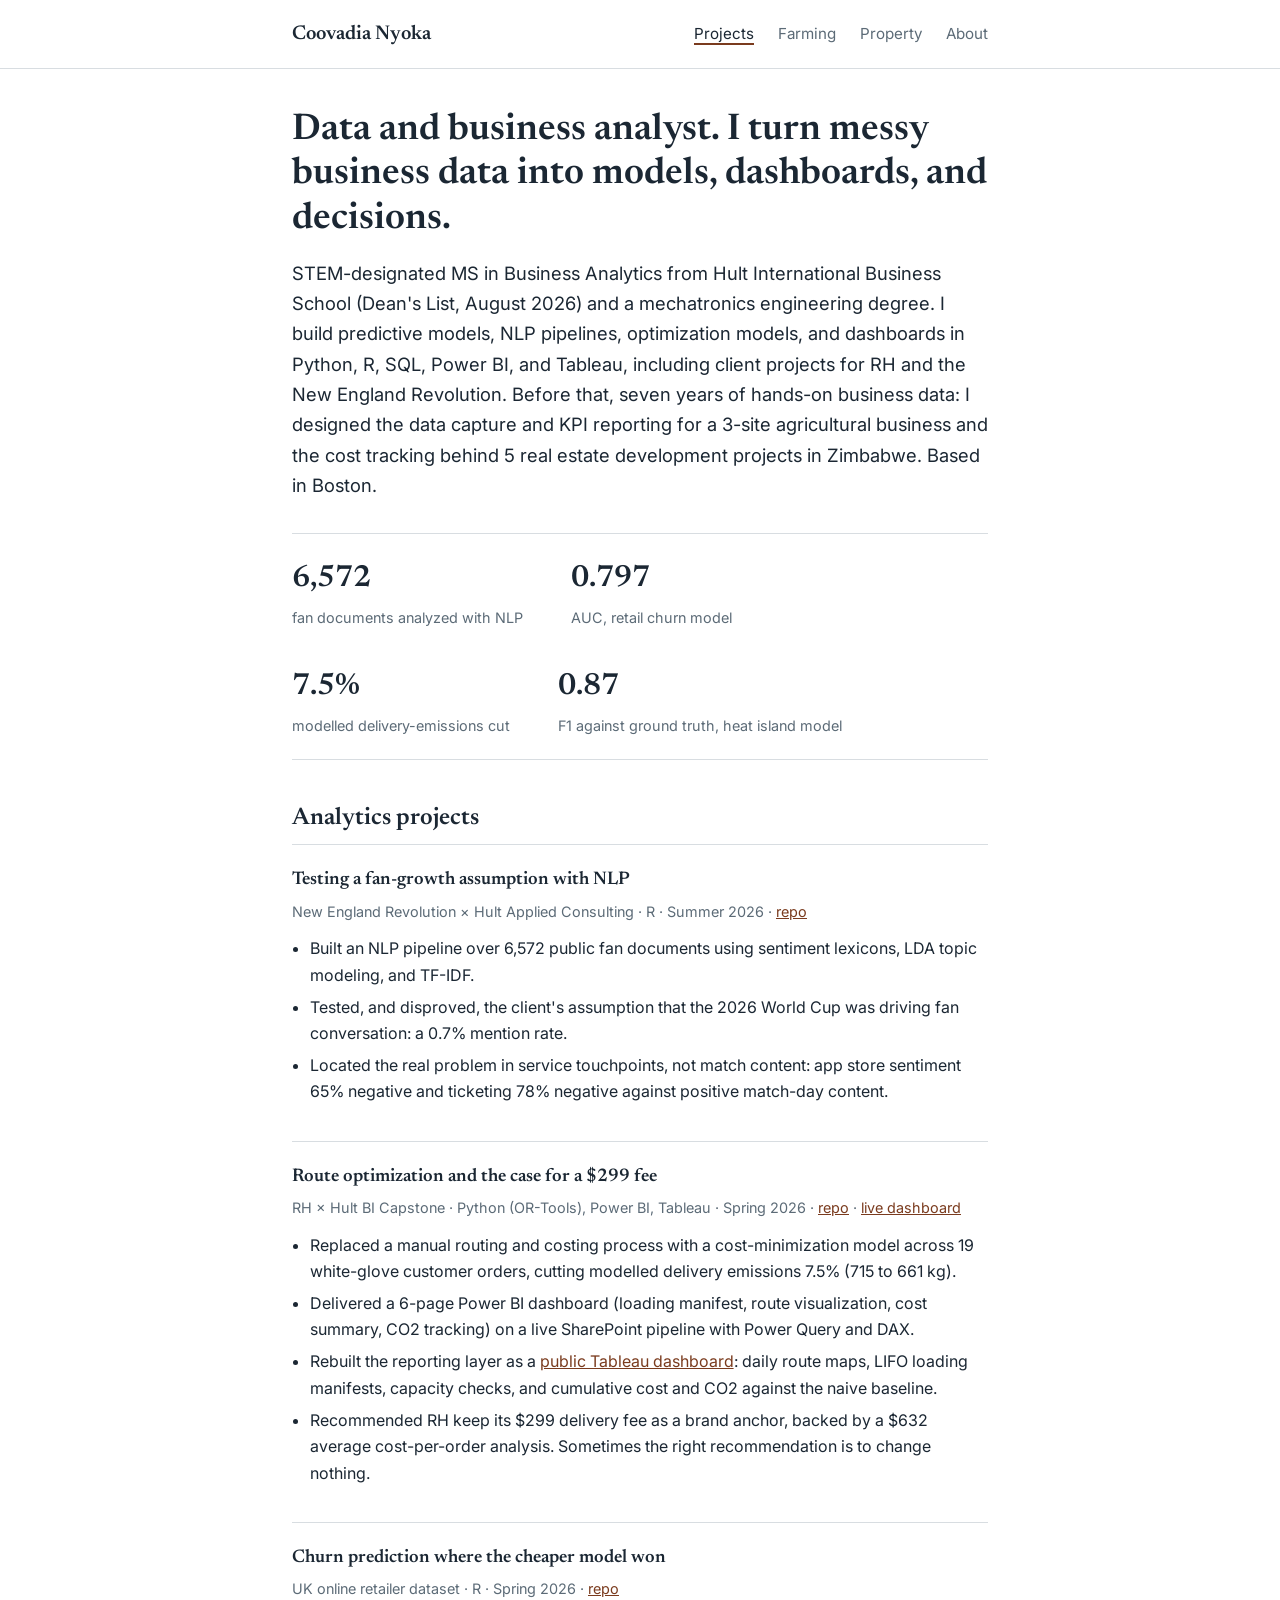
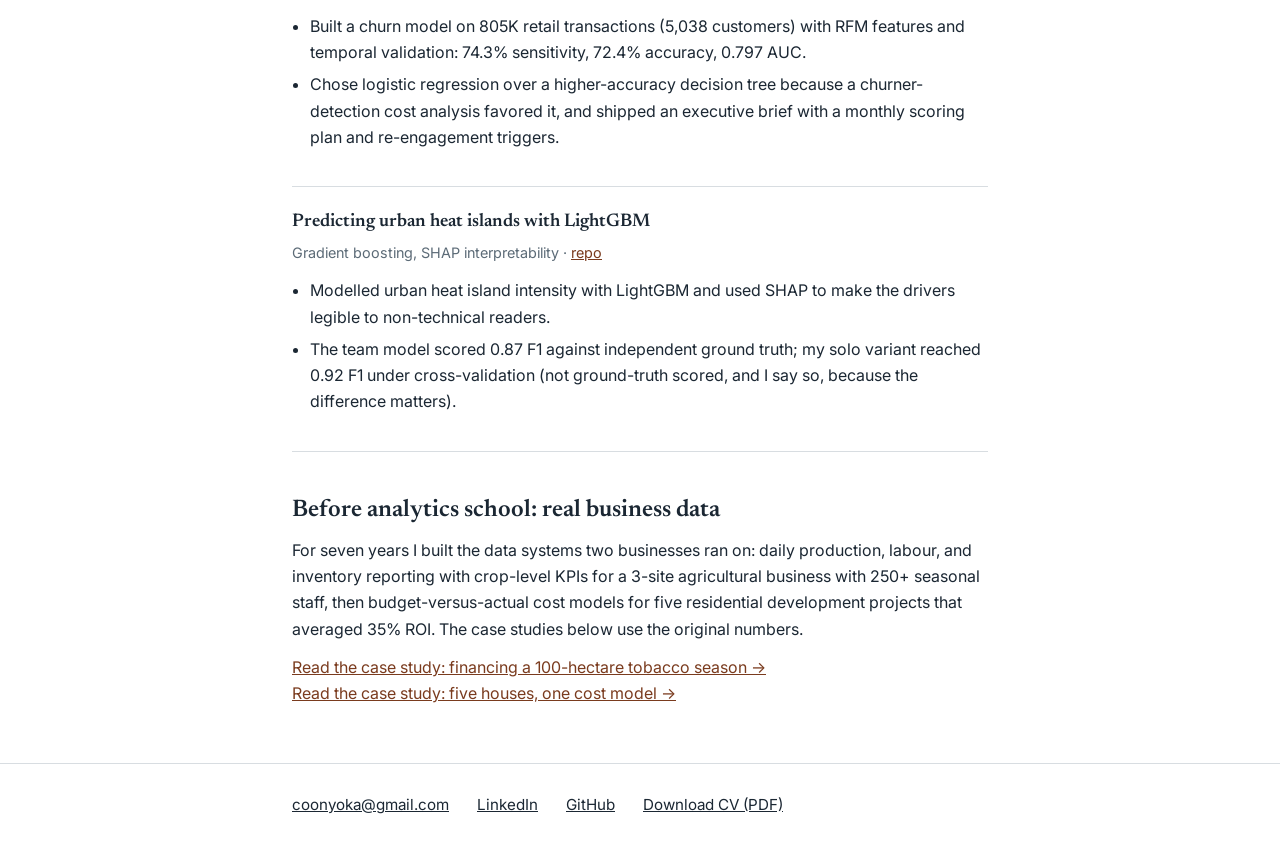
<file: index.html>
<!DOCTYPE html>
<html lang="en">
<head>
<meta charset="utf-8">
<meta name="viewport" content="width=device-width, initial-scale=1">
<title>Coovadia Nyoka | Data and Business Analyst</title>
<meta name="description" content="Data and business analyst in Boston. Predictive models, NLP, optimization, and dashboards in Python, R, SQL, Power BI, and Tableau, with seven years of hands-on business data behind them.">
<meta property="og:title" content="Coovadia Nyoka | Business &amp; Data Analyst">
<meta property="og:description" content="Analytics projects in NLP, churn prediction, route optimization, and machine learning, plus two case studies built on real business data.">
<meta property="og:image" content="https://cnyoka.github.io/assets/img/og-card.jpg">
<meta property="og:url" content="https://cnyoka.github.io">
<meta property="og:type" content="website">
<meta name="twitter:card" content="summary_large_image">
<link rel="preconnect" href="https://fonts.googleapis.com">
<link href="https://fonts.googleapis.com/css2?family=Newsreader:wght@400;600&family=Inter:wght@400;500;600&display=swap" rel="stylesheet">
<link rel="stylesheet" href="style.css">
</head>
<body>
<header class="site">
  <div class="wrap">
    <a class="site-name" href="index.html">Coovadia Nyoka</a>
    <nav class="site-nav" aria-label="Site">
      <a href="index.html" aria-current="page">Projects</a>
      <a href="weird-leaf.html">Farming</a>
      <a href="thinnoff.html">Property</a>
      <a href="about.html">About</a>
    </nav>
  </div>
</header>

<main class="wrap">
  <h1>Data and business analyst. I turn messy business data into models, dashboards, and decisions.</h1>
  <p class="lede">STEM-designated MS in Business Analytics from Hult International Business School (Dean's List, August 2026) and a mechatronics engineering degree. I build predictive models, NLP pipelines, optimization models, and dashboards in Python, R, SQL, Power BI, and Tableau, including client projects for RH and the New England Revolution. Before that, seven years of hands-on business data: I designed the data capture and KPI reporting for a 3-site agricultural business and the cost tracking behind 5 real estate development projects in Zimbabwe. Based in Boston.</p>

  <div class="figures" aria-label="Selected figures">
    <div class="figure"><b>6,572</b><span>fan documents analyzed with NLP</span></div>
    <div class="figure"><b>0.797</b><span>AUC, retail churn model</span></div>
    <div class="figure"><b>7.5%</b><span>modelled delivery-emissions cut</span></div>
    <div class="figure"><b>0.87</b><span>F1 against ground truth, heat island model</span></div>
  </div>

  <h2>Analytics projects</h2>

  <article class="project">
    <h3>Testing a fan-growth assumption with NLP</h3>
    <p class="meta">New England Revolution × Hult Applied Consulting · R · Summer 2026 · <a href="https://github.com/cnyoka/revolution-nlp-analysis">repo</a></p>
    <ul>
      <li>Built an NLP pipeline over 6,572 public fan documents using sentiment lexicons, LDA topic modeling, and TF-IDF.</li>
      <li>Tested, and disproved, the client's assumption that the 2026 World Cup was driving fan conversation: a 0.7% mention rate.</li>
      <li>Located the real problem in service touchpoints, not match content: app store sentiment 65% negative and ticketing 78% negative against positive match-day content.</li>
    </ul>
  </article>

  <article class="project">
    <h3>Route optimization and the case for a $299 fee</h3>
    <p class="meta">RH × Hult BI Capstone · Python (OR-Tools), Power BI, Tableau · Spring 2026 · <a href="https://github.com/cnyoka/rh-delivery-optimization">repo</a> · <a href="https://public.tableau.com/app/profile/coovadia.nyoka3394/viz/RHWhiteGloveDeliveryOptimization/DailyOperations">live dashboard</a></p>
    <ul>
      <li>Replaced a manual routing and costing process with a cost-minimization model across 19 white-glove customer orders, cutting modelled delivery emissions 7.5% (715 to 661 kg).</li>
      <li>Delivered a 6-page Power BI dashboard (loading manifest, route visualization, cost summary, CO2 tracking) on a live SharePoint pipeline with Power Query and DAX.</li>
      <li>Rebuilt the reporting layer as a <a href="https://public.tableau.com/app/profile/coovadia.nyoka3394/viz/RHWhiteGloveDeliveryOptimization/DailyOperations">public Tableau dashboard</a>: daily route maps, LIFO loading manifests, capacity checks, and cumulative cost and CO2 against the naive baseline.</li>
      <li>Recommended RH keep its $299 delivery fee as a brand anchor, backed by a $632 average cost-per-order analysis. Sometimes the right recommendation is to change nothing.</li>
    </ul>
  </article>

  <article class="project">
    <h3>Churn prediction where the cheaper model won</h3>
    <p class="meta">UK online retailer dataset · R · Spring 2026 · <a href="https://github.com/cnyoka/churn-prediction-r">repo</a></p>
    <ul>
      <li>Built a churn model on 805K retail transactions (5,038 customers) with RFM features and temporal validation: 74.3% sensitivity, 72.4% accuracy, 0.797 AUC.</li>
      <li>Chose logistic regression over a higher-accuracy decision tree because a churner-detection cost analysis favored it, and shipped an executive brief with a monthly scoring plan and re-engagement triggers.</li>
    </ul>
  </article>

  <article class="project">
    <h3>Predicting urban heat islands with LightGBM</h3>
    <p class="meta">Gradient boosting, SHAP interpretability · <a href="https://github.com/cnyoka/uhi-sentinel2-prediction">repo</a></p>
    <ul>
      <li>Modelled urban heat island intensity with LightGBM and used SHAP to make the drivers legible to non-technical readers.</li>
      <li>The team model scored 0.87 F1 against independent ground truth; my solo variant reached 0.92 F1 under cross-validation (not ground-truth scored, and I say so, because the difference matters).</li>
    </ul>
  </article>

  <h2>Before analytics school: real business data</h2>
  <p>For seven years I built the data systems two businesses ran on: daily production, labour, and inventory reporting with crop-level KPIs for a 3-site agricultural business with 250+ seasonal staff, then budget-versus-actual cost models for five residential development projects that averaged 35% ROI. The case studies below use the original numbers.</p>
  <p><a href="weird-leaf.html">Read the case study: financing a 100-hectare tobacco season →</a><br><a href="thinnoff.html">Read the case study: five houses, one cost model →</a></p>
</main>

<footer class="site">
  <div class="wrap">
    <a href="mailto:coonyoka@gmail.com">coonyoka@gmail.com</a>
    <a href="https://www.linkedin.com/in/coovadia-nyoka">LinkedIn</a>
    <a href="https://github.com/cnyoka">GitHub</a>
    <a href="assets/Coovadia_Nyoka_CV.pdf">Download CV (PDF)</a>
  </div>
</footer>
</body>
</html>
</file>
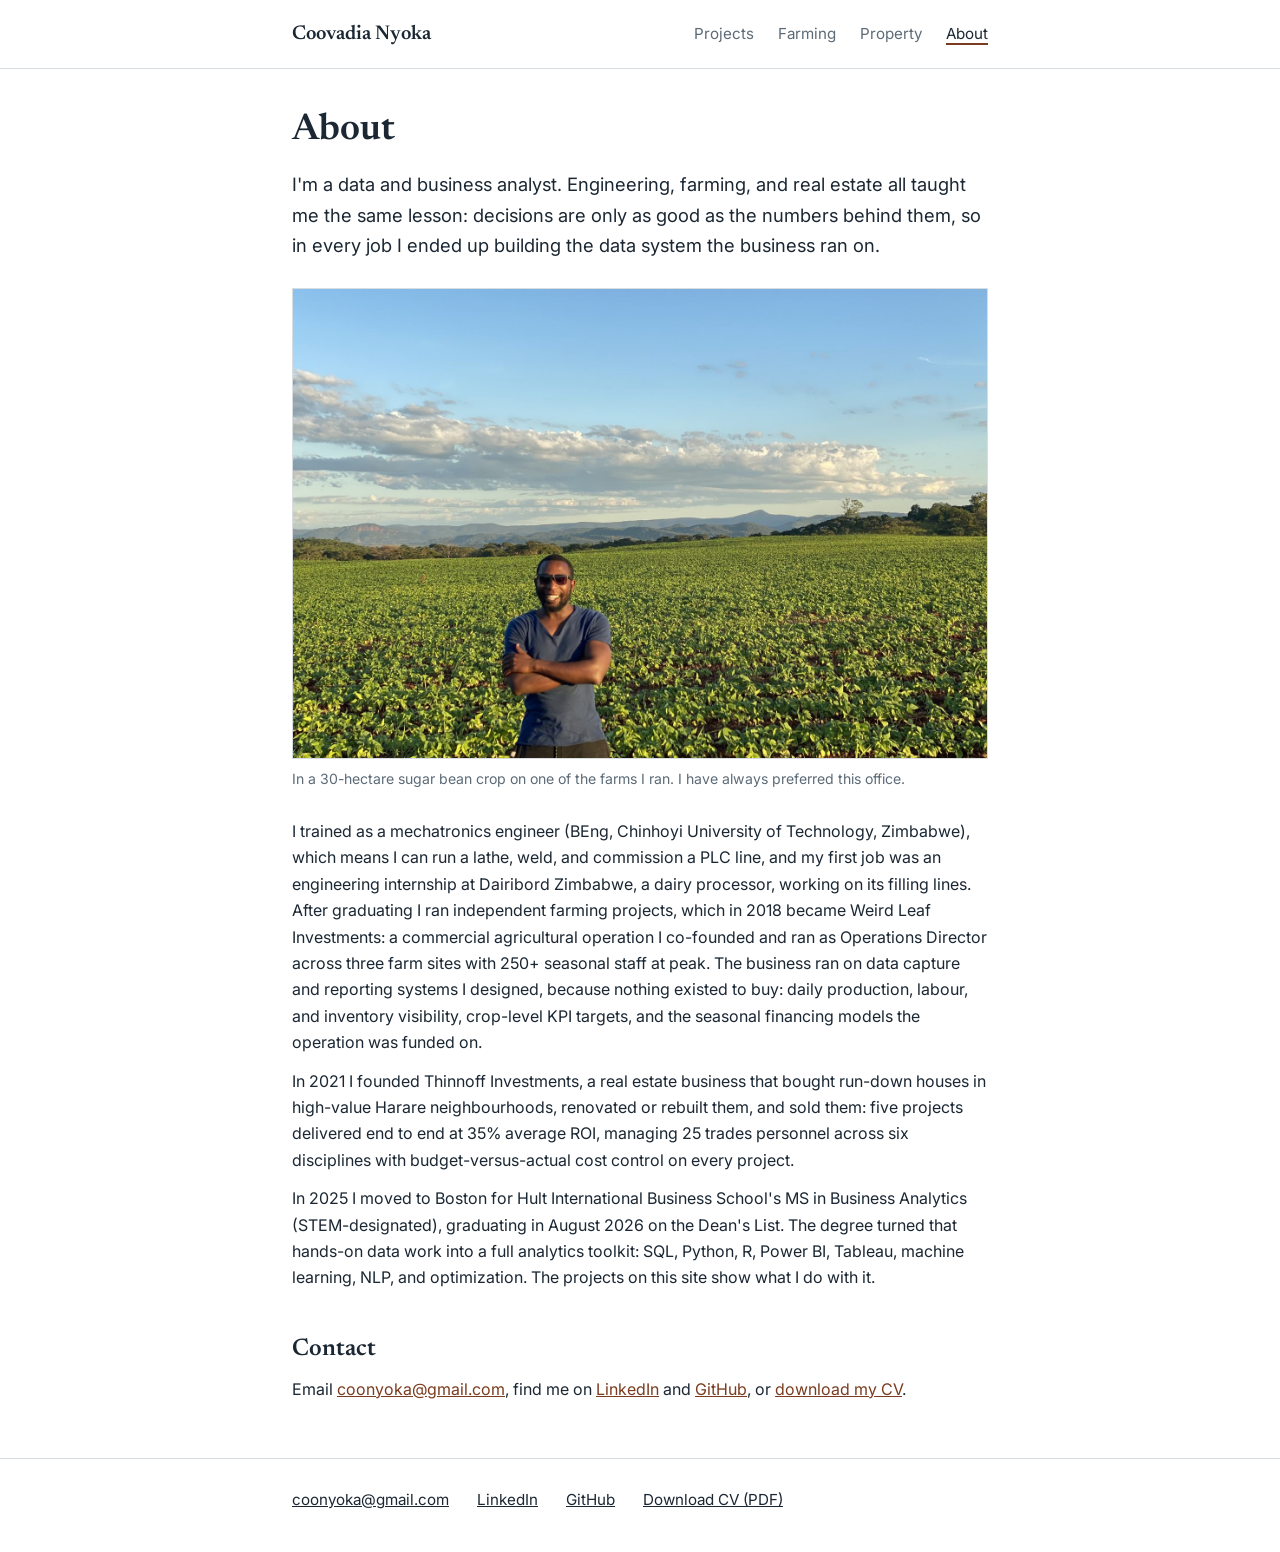
<file: about.html>
<!DOCTYPE html>
<html lang="en">
<head>
<meta charset="utf-8">
<meta name="viewport" content="width=device-width, initial-scale=1">
<title>About | Coovadia Nyoka</title>
<meta name="description" content="Data and business analyst in Boston with an MS in Business Analytics, a mechatronics engineering degree, and seven years of hands-on business data from agriculture and real estate in Zimbabwe.">
<link rel="preconnect" href="https://fonts.googleapis.com">
<link href="https://fonts.googleapis.com/css2?family=Newsreader:wght@400;600&family=Inter:wght@400;500;600&display=swap" rel="stylesheet">
<link rel="stylesheet" href="style.css">
</head>
<body>
<header class="site">
  <div class="wrap">
    <a class="site-name" href="index.html">Coovadia Nyoka</a>
    <nav class="site-nav" aria-label="Site">
      <a href="index.html">Projects</a>
      <a href="weird-leaf.html">Farming</a>
      <a href="thinnoff.html">Property</a>
      <a href="about.html" aria-current="page">About</a>
    </nav>
  </div>
</header>

<main class="wrap">
  <h1>About</h1>

  <p class="lede">I'm a data and business analyst. Engineering, farming, and real estate all taught me the same lesson: decisions are only as good as the numbers behind them, so in every job I ended up building the data system the business ran on.</p>

  <figure class="photo">
    <img src="assets/img/about-coovadia.jpg" alt="Coovadia Nyoka standing with arms crossed in a green sugar bean field, smiling, with mountains in the background at golden hour." loading="eager">
    <figcaption>In a 30-hectare sugar bean crop on one of the farms I ran. I have always preferred this office.</figcaption>
  </figure>

  <p>I trained as a mechatronics engineer (BEng, Chinhoyi University of Technology, Zimbabwe), which means I can run a lathe, weld, and commission a PLC line, and my first job was an engineering internship at Dairibord Zimbabwe, a dairy processor, working on its filling lines. After graduating I ran independent farming projects, which in 2018 became Weird Leaf Investments: a commercial agricultural operation I co-founded and ran as Operations Director across three farm sites with 250+ seasonal staff at peak. The business ran on data capture and reporting systems I designed, because nothing existed to buy: daily production, labour, and inventory visibility, crop-level KPI targets, and the seasonal financing models the operation was funded on.</p>

  <p>In 2021 I founded Thinnoff Investments, a real estate business that bought run-down houses in high-value Harare neighbourhoods, renovated or rebuilt them, and sold them: five projects delivered end to end at 35% average ROI, managing 25 trades personnel across six disciplines with budget-versus-actual cost control on every project.</p>

  <p>In 2025 I moved to Boston for Hult International Business School's MS in Business Analytics (STEM-designated), graduating in August 2026 on the Dean's List. The degree turned that hands-on data work into a full analytics toolkit: SQL, Python, R, Power BI, Tableau, machine learning, NLP, and optimization. The projects on this site show what I do with it.</p>


  <h2>Contact</h2>
  <p>Email <a href="mailto:coonyoka@gmail.com">coonyoka@gmail.com</a>, find me on <a href="https://www.linkedin.com/in/coovadia-nyoka">LinkedIn</a> and <a href="https://github.com/cnyoka">GitHub</a>, or <a href="assets/Coovadia_Nyoka_CV.pdf">download my CV</a>.</p>
</main>

<footer class="site">
  <div class="wrap">
    <a href="mailto:coonyoka@gmail.com">coonyoka@gmail.com</a>
    <a href="https://www.linkedin.com/in/coovadia-nyoka">LinkedIn</a>
    <a href="https://github.com/cnyoka">GitHub</a>
    <a href="assets/Coovadia_Nyoka_CV.pdf">Download CV (PDF)</a>
  </div>
</footer>
</body>
</html>
</file>
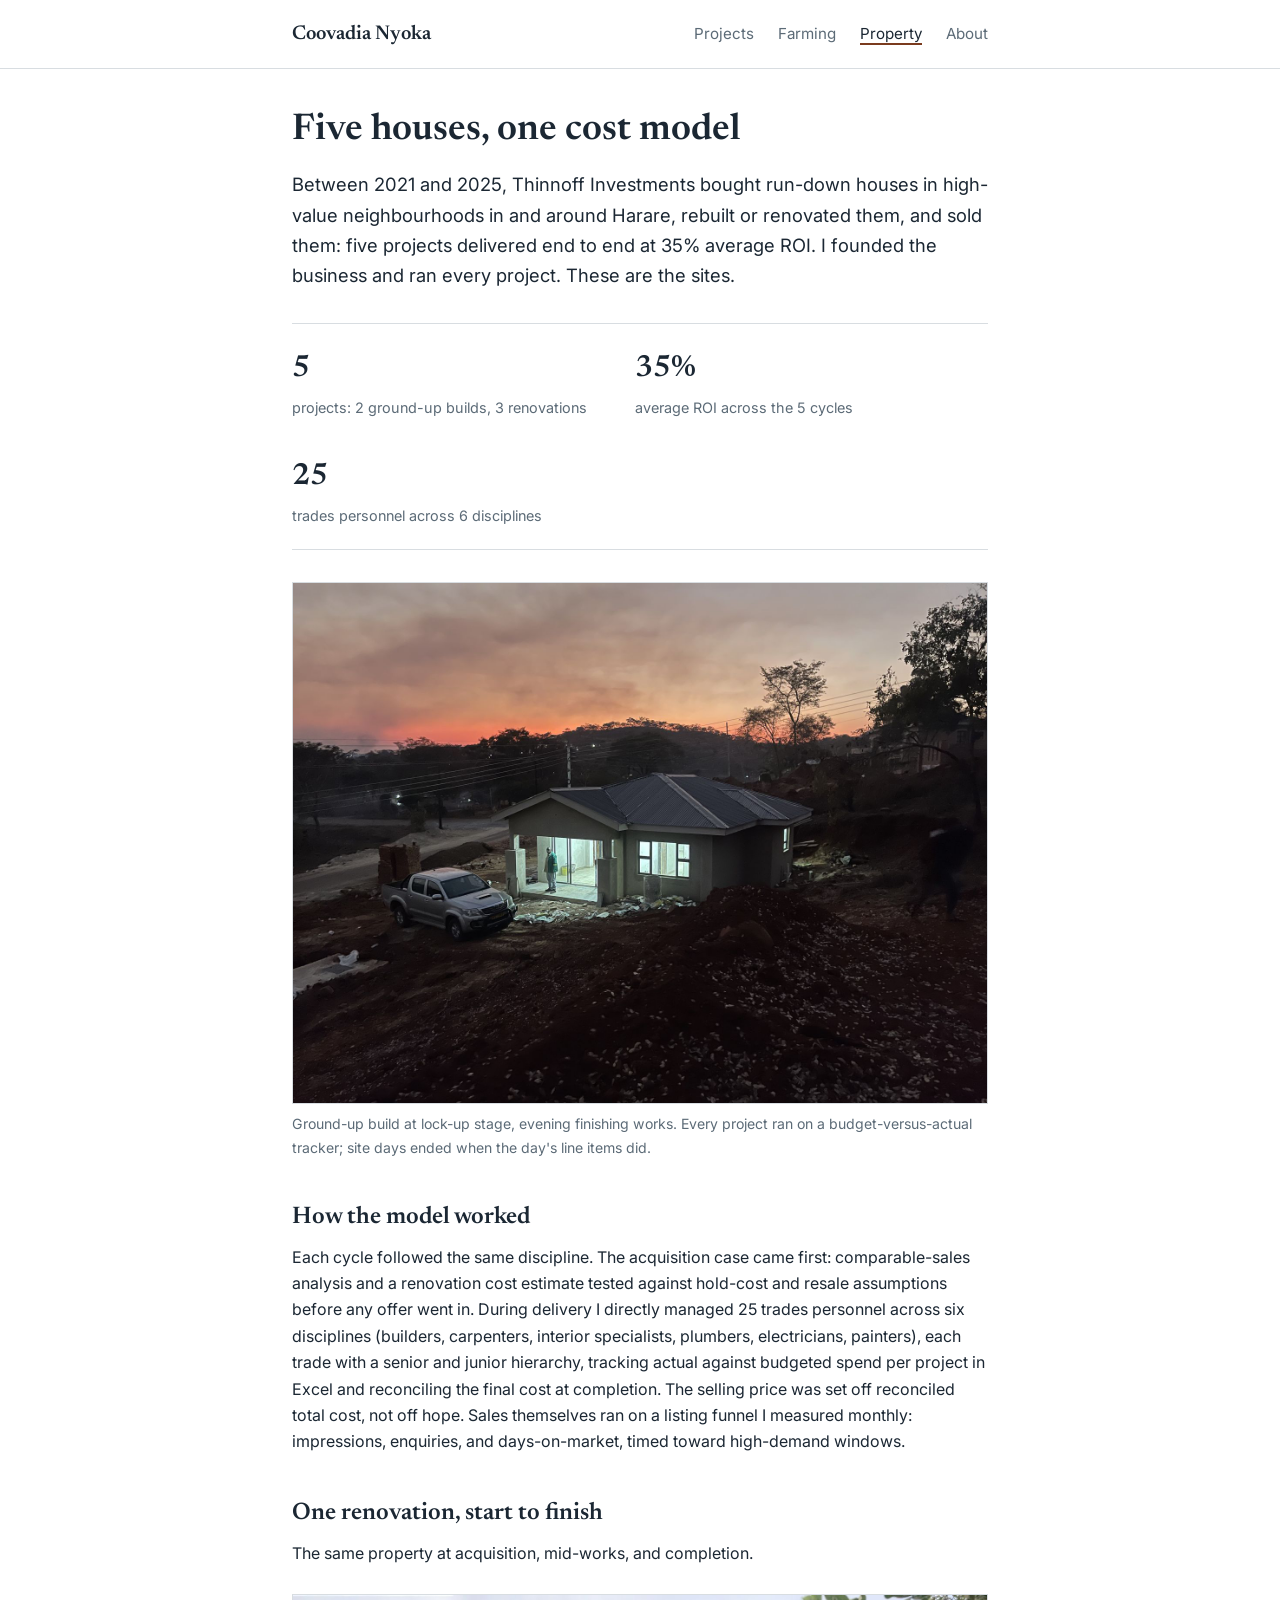
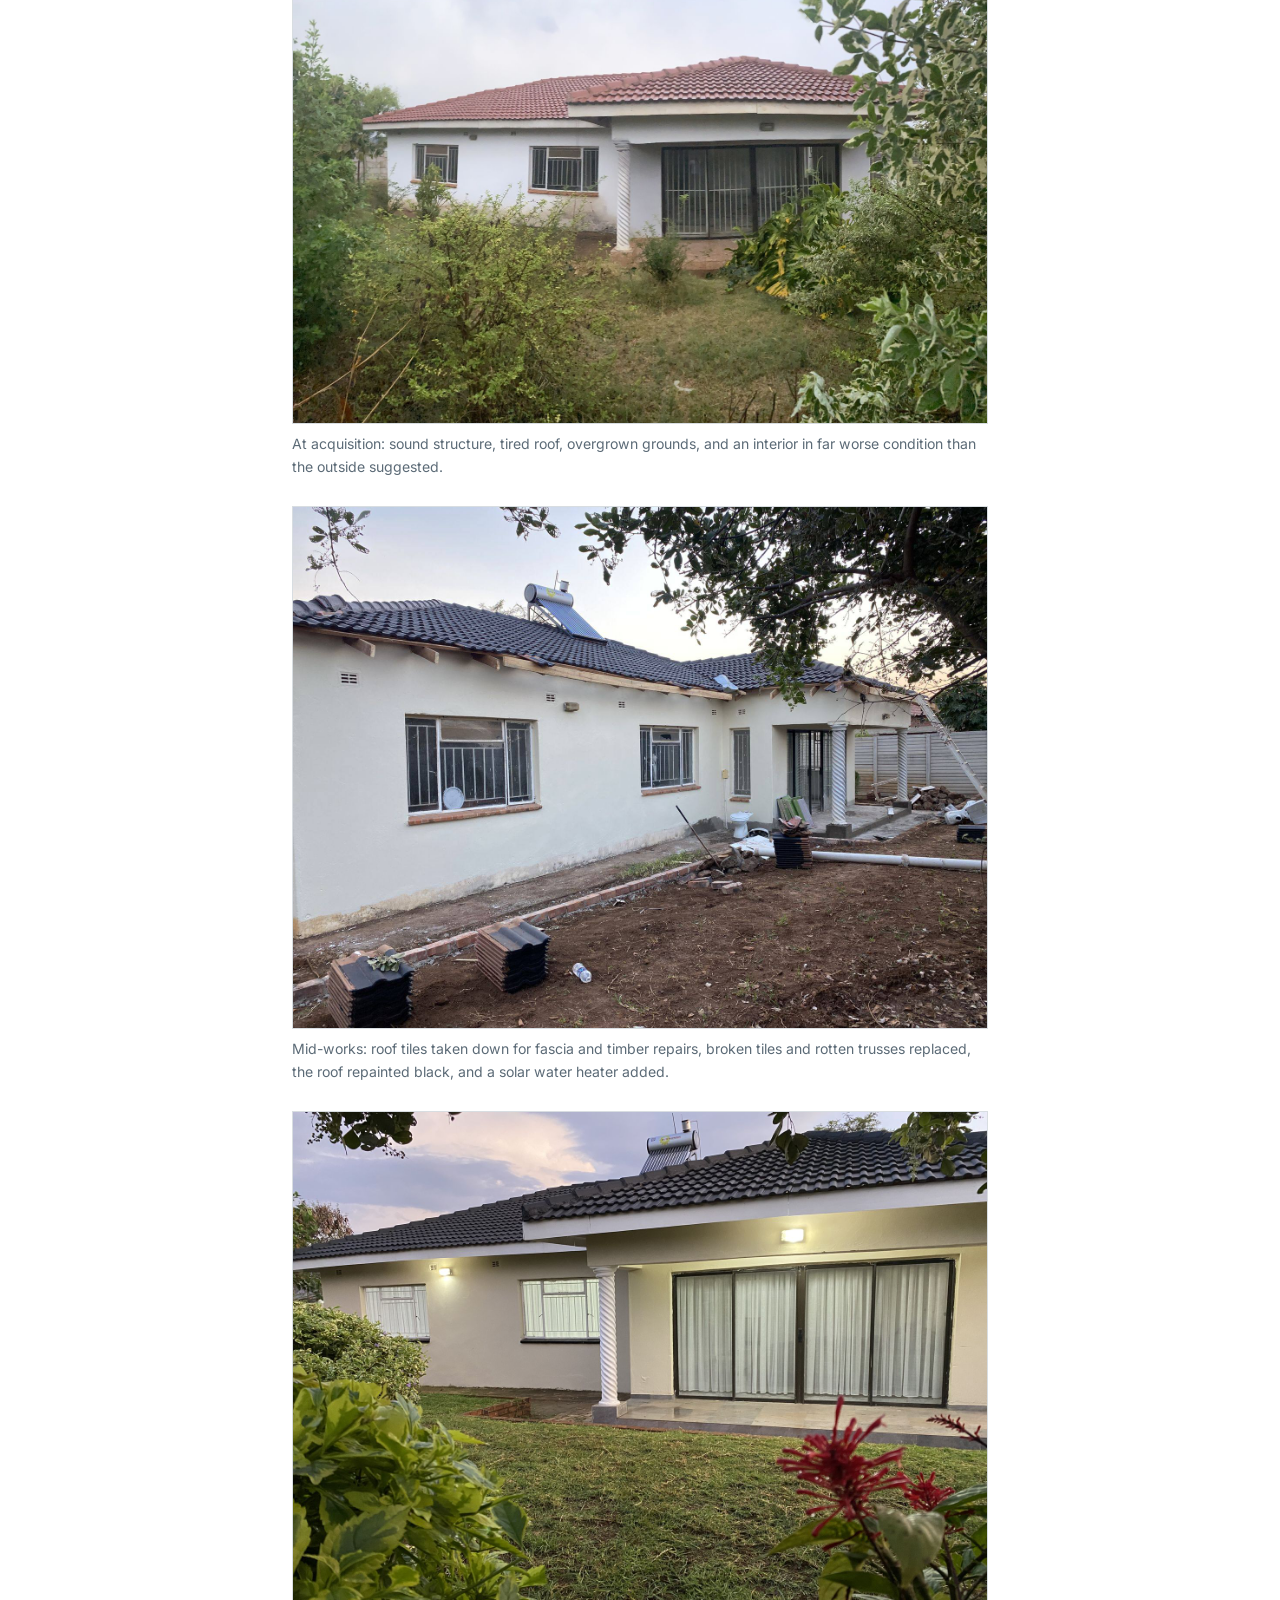
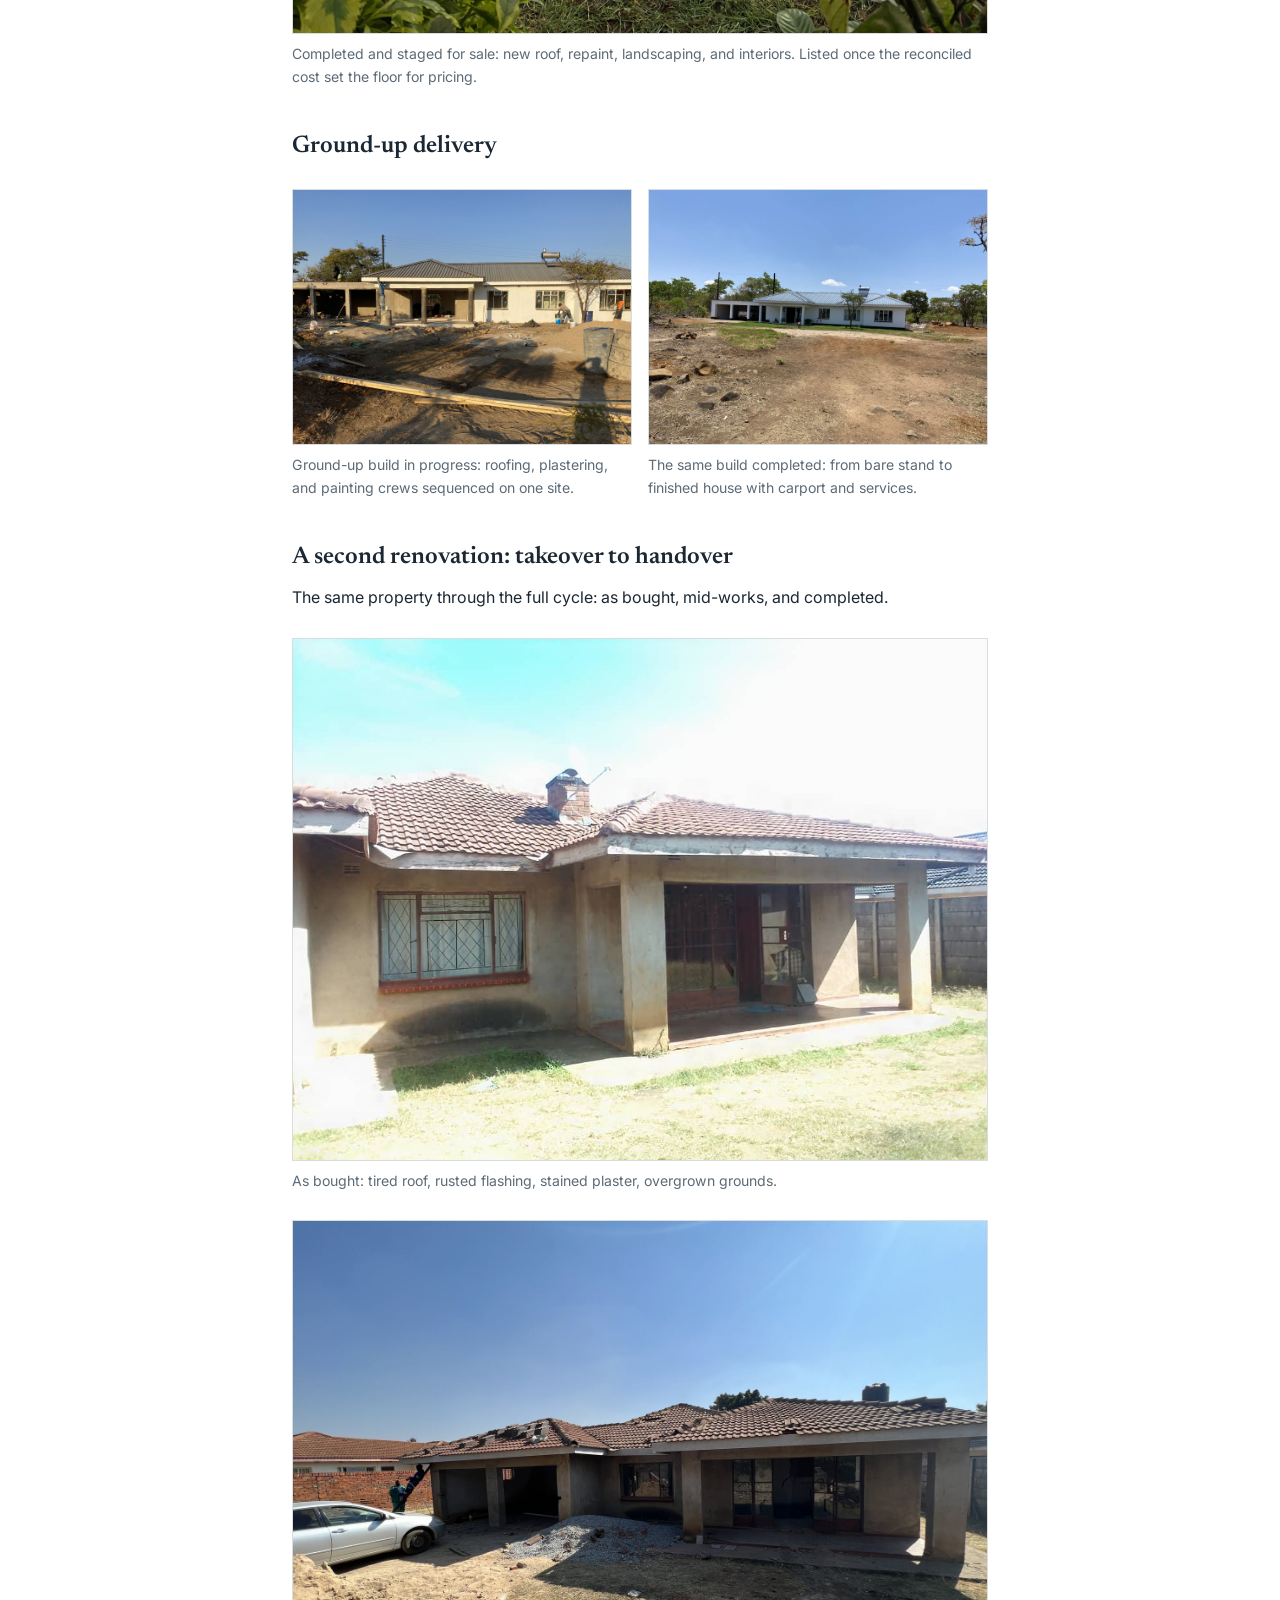
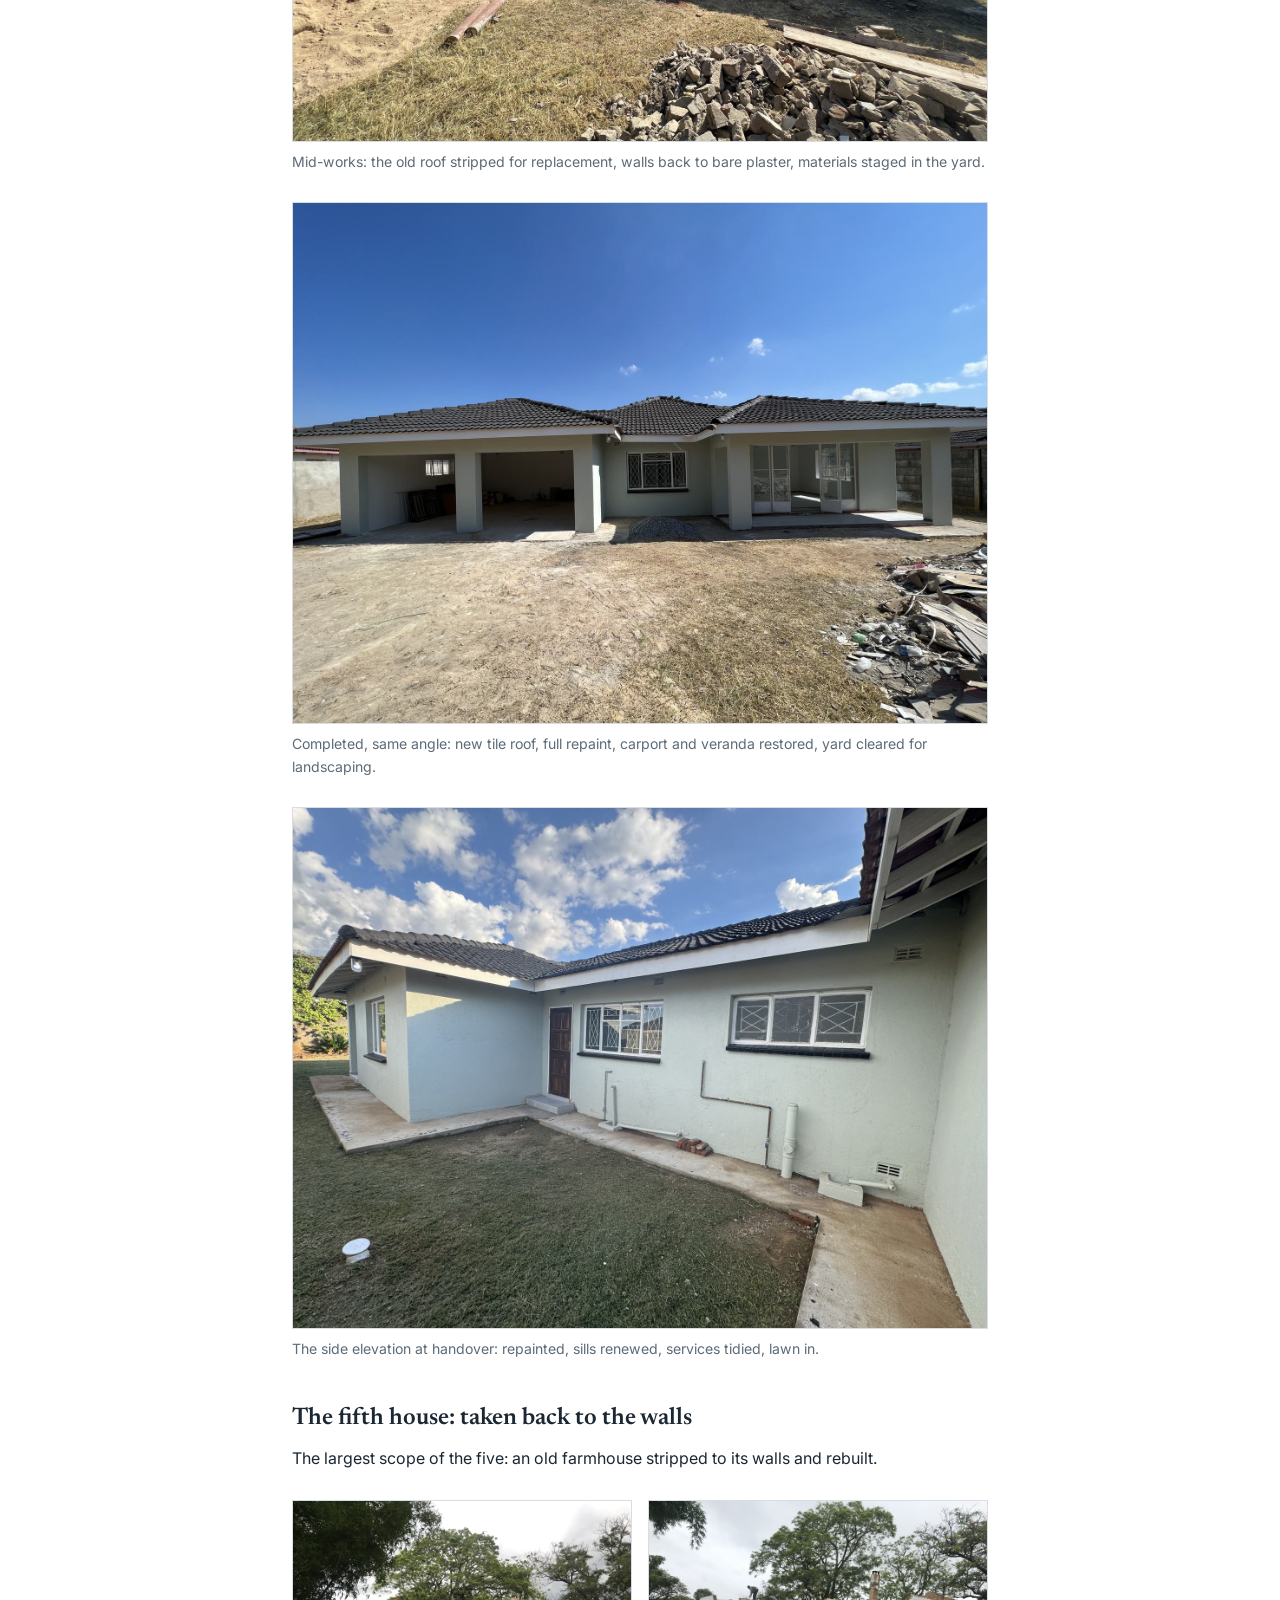
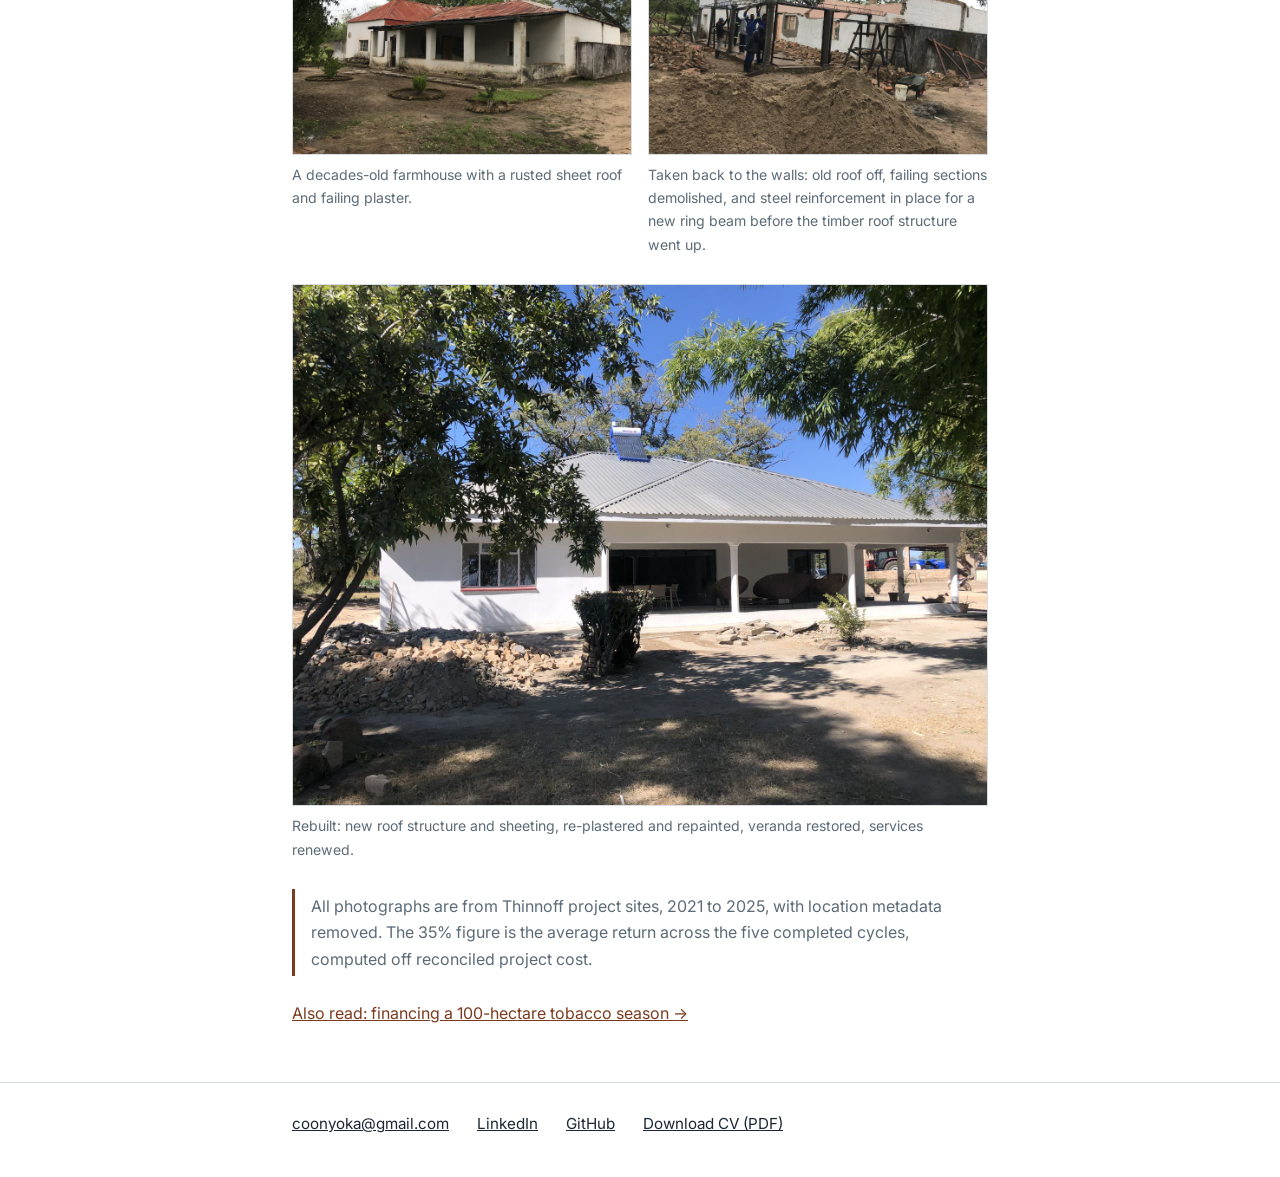
<file: thinnoff.html>
<!DOCTYPE html>
<html lang="en">
<head>
<meta charset="utf-8">
<meta name="viewport" content="width=device-width, initial-scale=1">
<title>Case study: five houses, one cost model | Coovadia Nyoka</title>
<meta name="description" content="How Thinnoff Investments delivered five residential build and renovation projects at 35% average ROI with per-project budget control.">
<link rel="preconnect" href="https://fonts.googleapis.com">
<link href="https://fonts.googleapis.com/css2?family=Newsreader:wght@400;600&family=Inter:wght@400;500;600&display=swap" rel="stylesheet">
<link rel="stylesheet" href="style.css">
</head>
<body>
<header class="site">
  <div class="wrap">
    <a class="site-name" href="index.html">Coovadia Nyoka</a>
    <nav class="site-nav" aria-label="Site">
      <a href="index.html">Projects</a>
      <a href="weird-leaf.html">Farming</a>
      <a href="thinnoff.html" aria-current="page">Property</a>
      <a href="about.html">About</a>
    </nav>
  </div>
</header>

<main class="wrap">
  <h1>Five houses, one cost model</h1>
  <p class="lede">Between 2021 and 2025, Thinnoff Investments bought run-down houses in high-value neighbourhoods in and around Harare, rebuilt or renovated them, and sold them: five projects delivered end to end at 35% average ROI. I founded the business and ran every project. These are the sites.</p>

  <div class="figures" aria-label="Delivery record">
    <div class="figure"><b>5</b><span>projects: 2 ground-up builds, 3 renovations</span></div>
    <div class="figure"><b>35%</b><span>average ROI across the 5 cycles</span></div>
    <div class="figure"><b>25</b><span>trades personnel across 6 disciplines</span></div>
  </div>

  <figure class="photo">
    <img src="assets/img/build-b-dusk.jpg" alt="A newly built house with a dark roof lit from inside at dusk, surrounded by fresh earthworks, with a pickup truck parked in front." loading="eager">
    <figcaption>Ground-up build at lock-up stage, evening finishing works. Every project ran on a budget-versus-actual tracker; site days ended when the day's line items did.</figcaption>
  </figure>

  <h2>How the model worked</h2>
  <p>Each cycle followed the same discipline. The acquisition case came first: comparable-sales analysis and a renovation cost estimate tested against hold-cost and resale assumptions before any offer went in. During delivery I directly managed 25 trades personnel across six disciplines (builders, carpenters, interior specialists, plumbers, electricians, painters), each trade with a senior and junior hierarchy, tracking actual against budgeted spend per project in Excel and reconciling the final cost at completion. The selling price was set off reconciled total cost, not off hope. Sales themselves ran on a listing funnel I measured monthly: impressions, enquiries, and days-on-market, timed toward high-demand windows.</p>

  <h2>One renovation, start to finish</h2>
  <p>The same property at acquisition, mid-works, and completion.</p>

  <figure class="photo">
    <img src="assets/img/reno-a-before.jpg" alt="A worn single-storey house with a faded red tile roof and an overgrown garden of shrubs and long grass." loading="lazy">
    <figcaption>At acquisition: sound structure, tired roof, overgrown grounds, and an interior in far worse condition than the outside suggested.</figcaption>
  </figure>
  <figure class="photo">
    <img src="assets/img/reno-a-during.jpg" alt="The same house mid-renovation with roof tiles taken down and repainted black, fresh white paint, stacked roof tiles in the yard, and a solar water heater installed." loading="lazy">
    <figcaption>Mid-works: roof tiles taken down for fascia and timber repairs, broken tiles and rotten trusses replaced, the roof repainted black, and a solar water heater added.</figcaption>
  </figure>
  <figure class="photo">
    <img src="assets/img/reno-a-after.jpg" alt="The same house completed, with a black tile roof, fresh cream walls, sheer curtains behind sliding doors, a lawn, and flowering shrubs in the foreground." loading="lazy">
    <figcaption>Completed and staged for sale: new roof, repaint, landscaping, and interiors. Listed once the reconciled cost set the floor for pricing.</figcaption>
  </figure>

  <h2>Ground-up delivery</h2>
  <div class="photo-pair">
    <figure class="photo">
      <img src="assets/img/build-a-during.jpg" alt="A house under construction, half plastered and half painted, with workers on the roof line and building materials in the yard." loading="lazy">
      <figcaption>Ground-up build in progress: roofing, plastering, and painting crews sequenced on one site.</figcaption>
    </figure>
    <figure class="photo">
      <img src="assets/img/build-a-complete.jpg" alt="The completed white house with a metal roof, column veranda, and carport, standing on cleared land." loading="lazy">
      <figcaption>The same build completed: from bare stand to finished house with carport and services.</figcaption>
    </figure>
  </div>

  <h2>A second renovation: takeover to handover</h2>
  <p>The same property through the full cycle: as bought, mid-works, and completed.</p>
  <figure class="photo">
    <img src="assets/img/reno-b-before-front.jpg" alt="A worn single-storey house with a faded red tile roof, rusted flashing, stained plaster, and an overgrown yard, seen from the front veranda side." loading="lazy">
    <figcaption>As bought: tired roof, rusted flashing, stained plaster, overgrown grounds.</figcaption>
  </figure>
  <figure class="photo">
    <img src="assets/img/reno-b-takeover.jpg" alt="The same house at works takeover with its old brown tile roof partially stripped, bare plaster walls, and rubble and gravel piles in the yard." loading="lazy">
    <figcaption>Mid-works: the old roof stripped for replacement, walls back to bare plaster, materials staged in the yard.</figcaption>
  </figure>
  <figure class="photo">
    <img src="assets/img/reno-b-after-front.jpg" alt="The same house completed from the same angle: new black tile roof, fresh grey-green paint, restored carport and veranda with cottage-pane doors." loading="lazy">
    <figcaption>Completed, same angle: new tile roof, full repaint, carport and veranda restored, yard cleared for landscaping.</figcaption>
  </figure>
  <figure class="photo">
    <img src="assets/img/reno-b-rear-after.jpg" alt="The side elevation at handover: fresh pale green paint, windows with black-trimmed sills, tidied pipework, and new lawn." loading="lazy">
    <figcaption>The side elevation at handover: repainted, sills renewed, services tidied, lawn in.</figcaption>
  </figure>

  <h2>The fifth house: taken back to the walls</h2>
  <p>The largest scope of the five: an old farmhouse stripped to its walls and rebuilt.</p>
  <div class="photo-pair">
    <figure class="photo">
      <img src="assets/img/reno-c-before.jpg" alt="An old single-storey farmhouse with a rusted red corrugated roof, stained white walls, and a deep column veranda, under large trees." loading="lazy">
      <figcaption>A decades-old farmhouse with a rusted sheet roof and failing plaster.</figcaption>
    </figure>
    <figure class="photo">
      <img src="assets/img/reno-c-during.jpg" alt="The same farmhouse mid-demolition: roof removed, wall sections taken down, steel ring-beam reinforcement in place above the walls, a work crew on site, brick and sand piles in the yard." loading="lazy">
      <figcaption>Taken back to the walls: old roof off, failing sections demolished, and steel reinforcement in place for a new ring beam before the timber roof structure went up.</figcaption>
    </figure>
  </div>
  <figure class="photo">
    <img src="assets/img/reno-c-after.jpg" alt="The rebuilt farmhouse: fresh white walls, new grey corrugated roof with a solar water heater, and a restored wraparound column veranda." loading="lazy">
    <figcaption>Rebuilt: new roof structure and sheeting, re-plastered and repainted, veranda restored, services renewed.</figcaption>
  </figure>

  <p class="note">All photographs are from Thinnoff project sites, 2021 to 2025, with location metadata removed. The 35% figure is the average return across the five completed cycles, computed off reconciled project cost.</p>

  <p><a href="weird-leaf.html">Also read: financing a 100-hectare tobacco season →</a></p>
</main>

<footer class="site">
  <div class="wrap">
    <a href="mailto:coonyoka@gmail.com">coonyoka@gmail.com</a>
    <a href="https://www.linkedin.com/in/coovadia-nyoka">LinkedIn</a>
    <a href="https://github.com/cnyoka">GitHub</a>
    <a href="assets/Coovadia_Nyoka_CV.pdf">Download CV (PDF)</a>
  </div>
</footer>
</body>
</html>
</file>
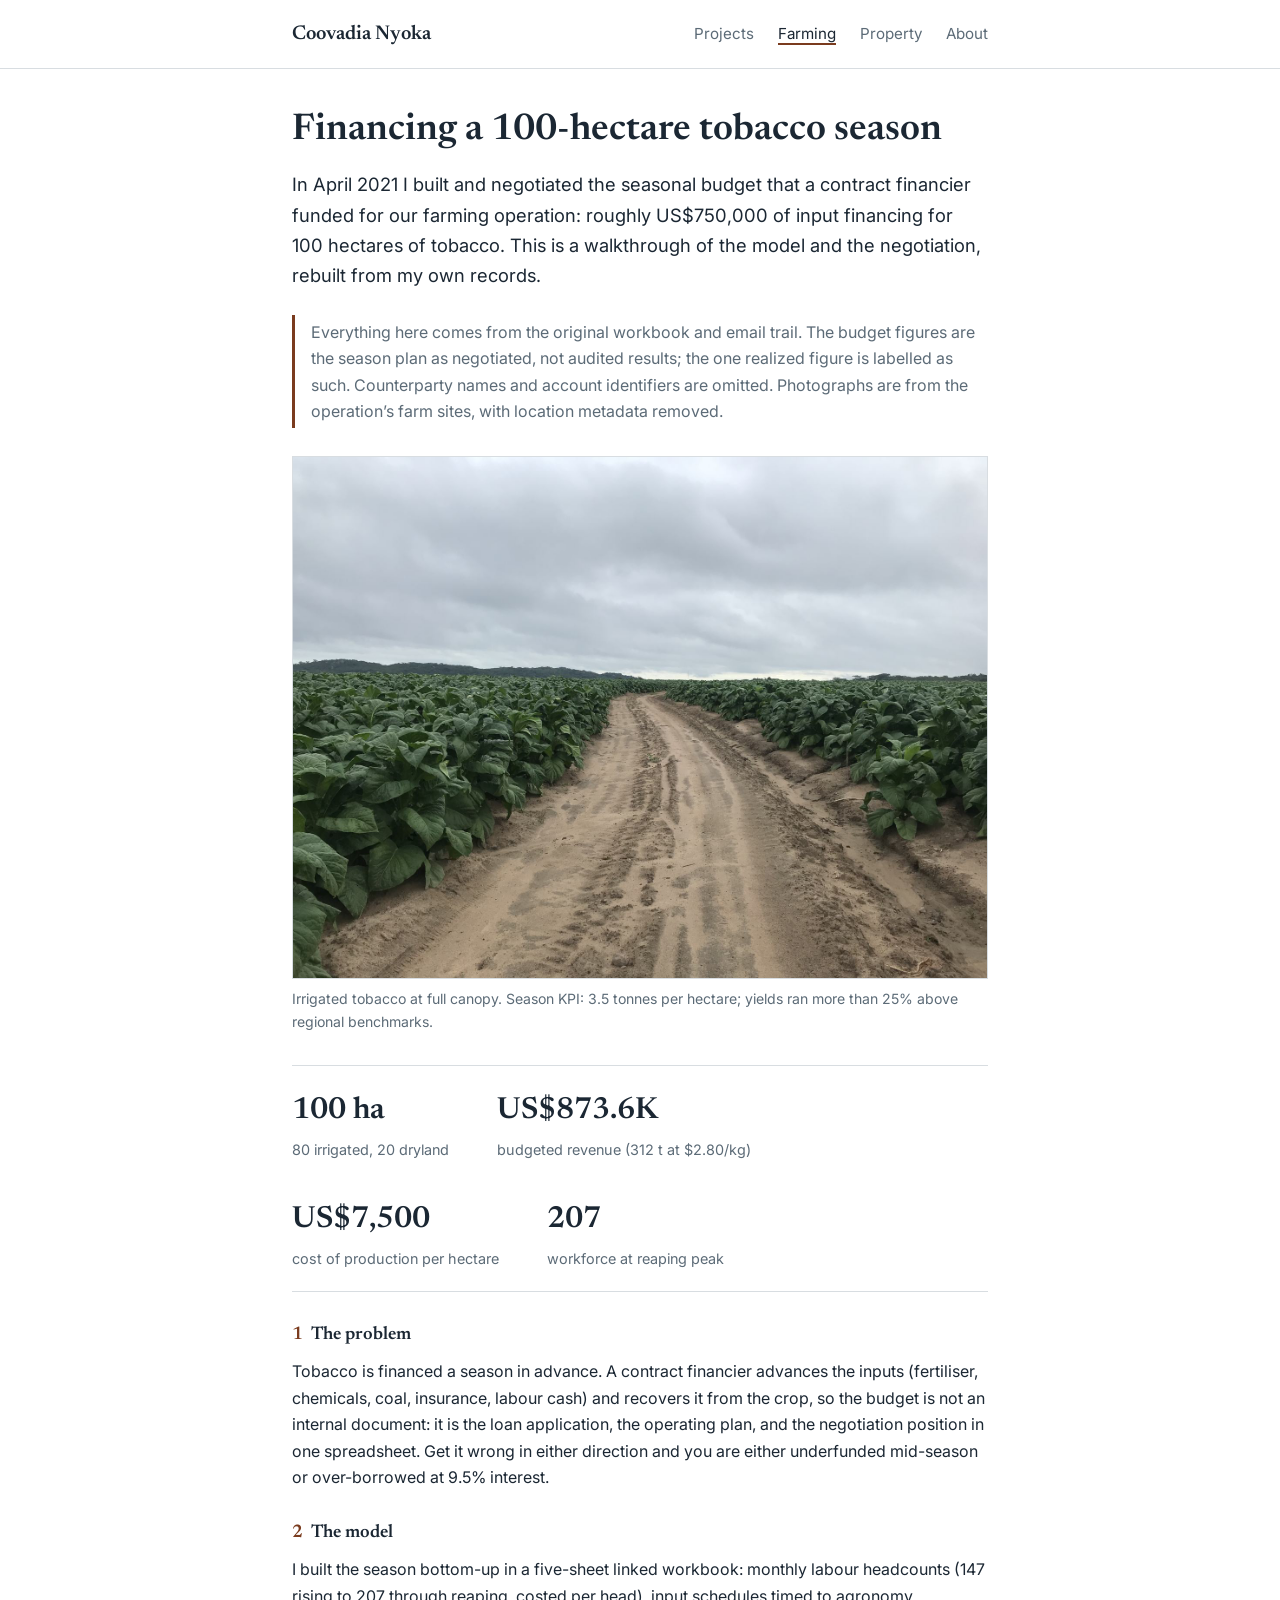
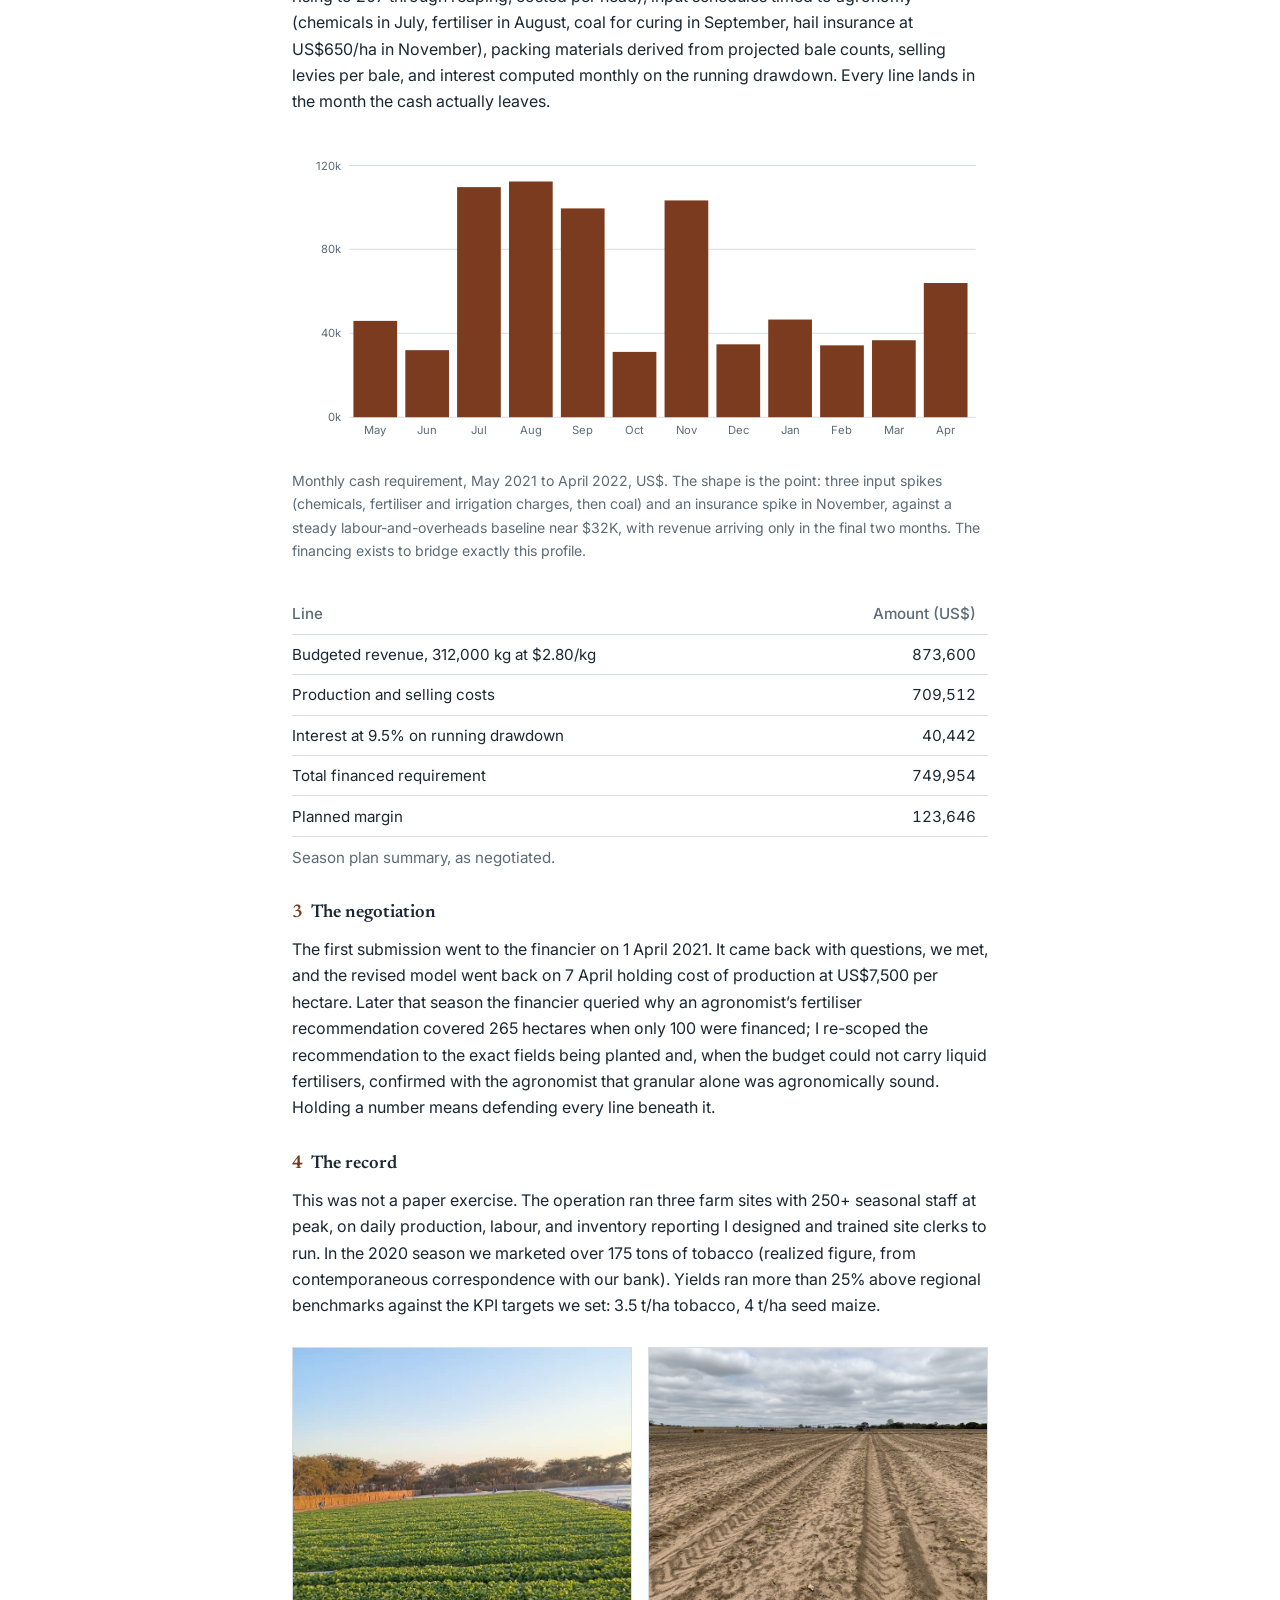
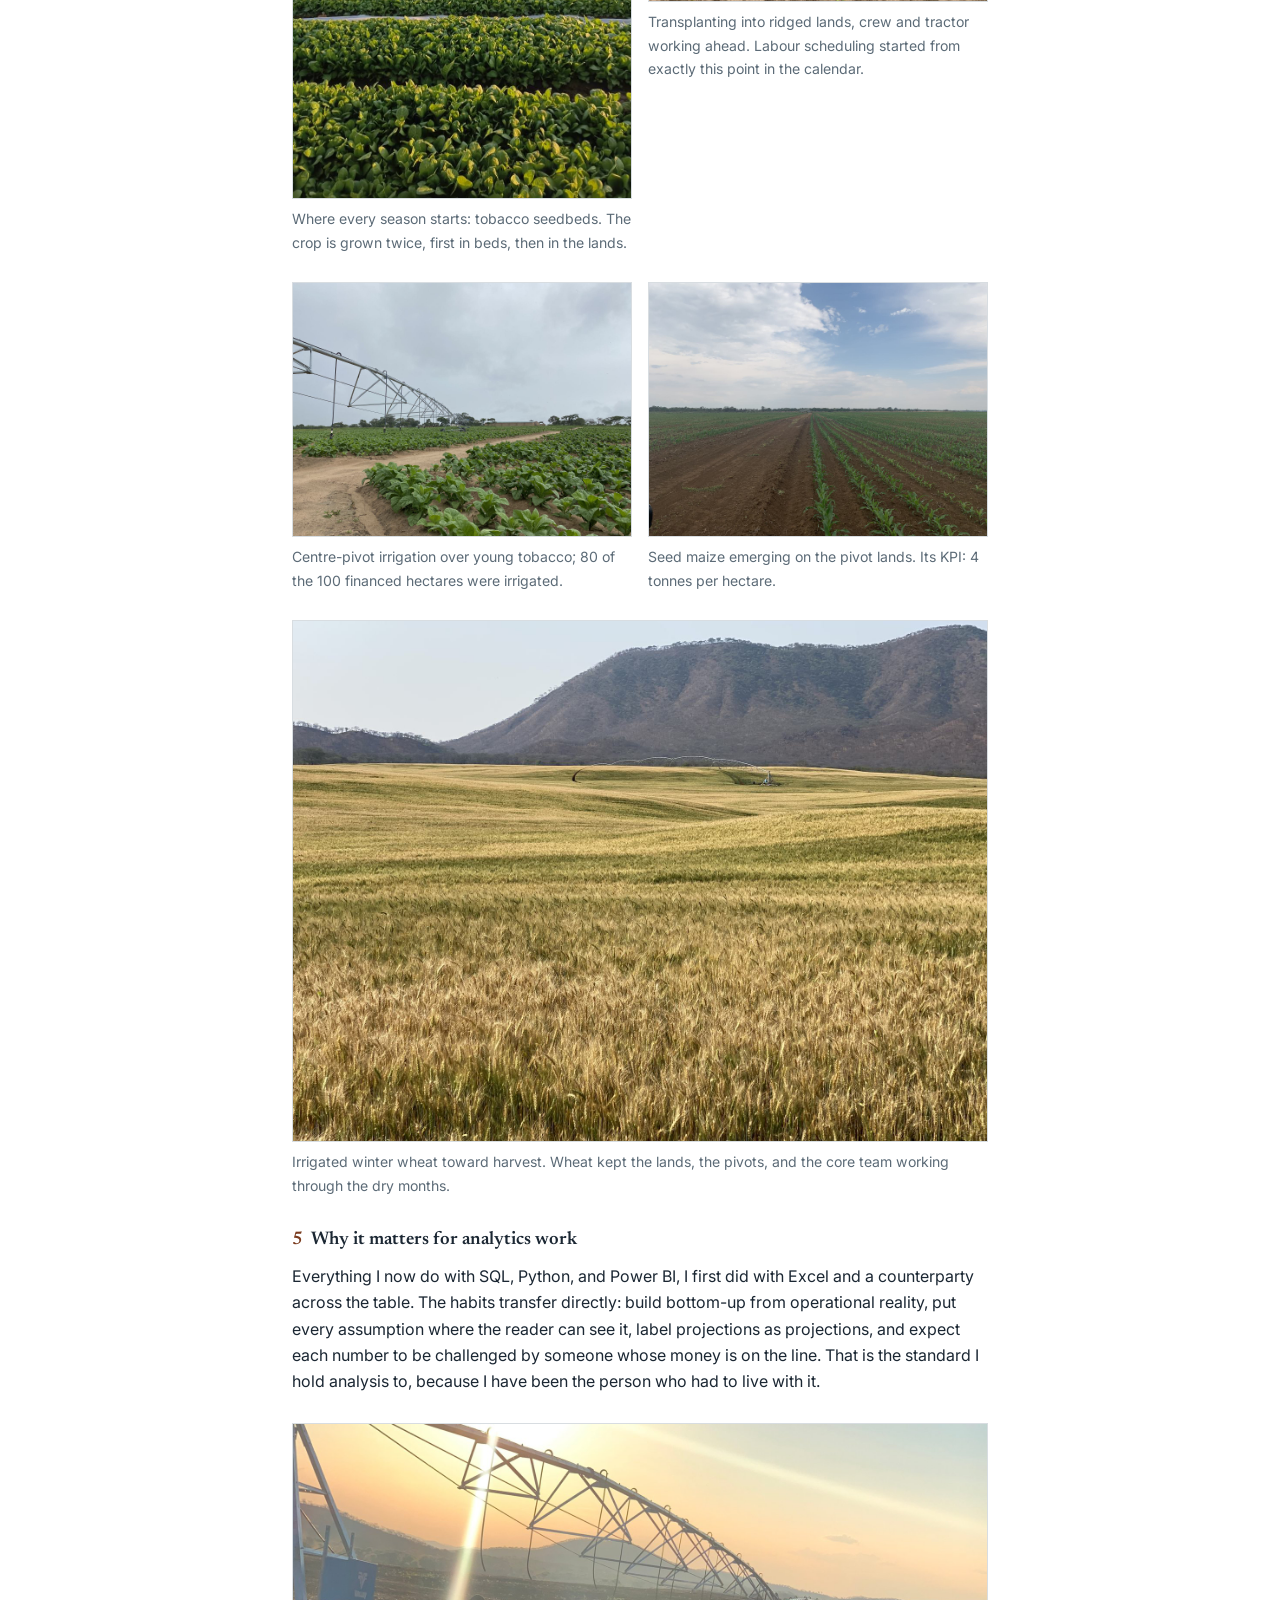
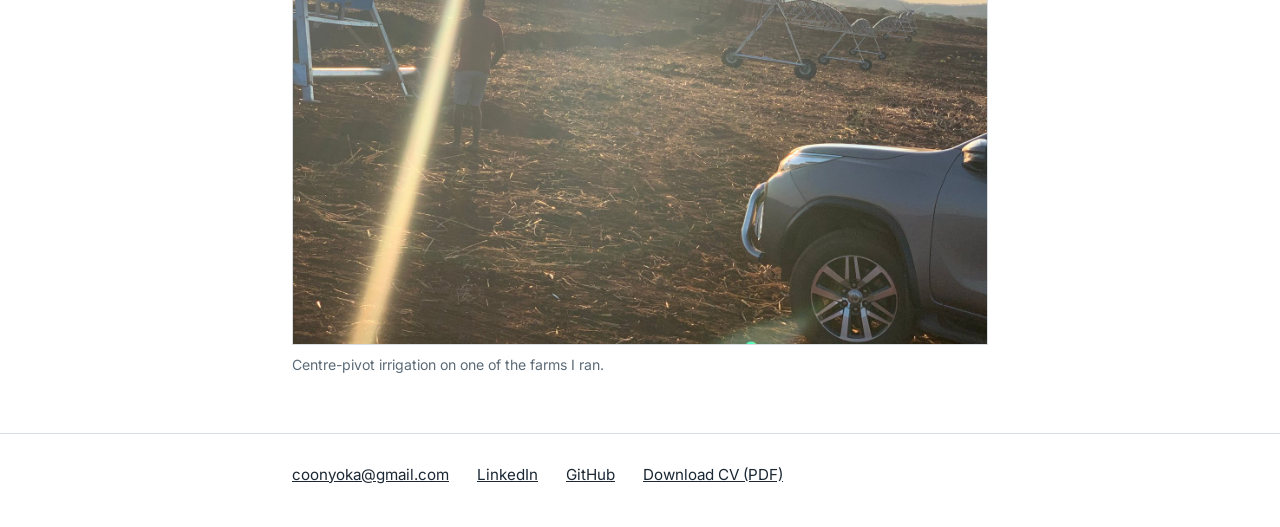
<file: weird-leaf.html>
<!DOCTYPE html>
<html lang="en">
<head>
<meta charset="utf-8">
<meta name="viewport" content="width=device-width, initial-scale=1">
<title>Case study: financing a 100-hectare tobacco season | Coovadia Nyoka</title>
<meta name="description" content="How I built and negotiated a US$750K seasonal financing budget for a 100 ha tobacco crop, and what it taught me about analysis that has to survive a counterparty.">
<link rel="preconnect" href="https://fonts.googleapis.com">
<link href="https://fonts.googleapis.com/css2?family=Newsreader:wght@400;600&family=Inter:wght@400;500;600&display=swap" rel="stylesheet">
<link rel="stylesheet" href="style.css">
</head>
<body>
<header class="site">
  <div class="wrap">
    <a class="site-name" href="index.html">Coovadia Nyoka</a>
    <nav class="site-nav" aria-label="Site">
      <a href="index.html">Projects</a>
      <a href="weird-leaf.html" aria-current="page">Farming</a>
      <a href="thinnoff.html">Property</a>
      <a href="about.html">About</a>
    </nav>
  </div>
</header>

<main class="wrap">
  <h1>Financing a 100-hectare tobacco season</h1>
  <p class="lede">In April 2021 I built and negotiated the seasonal budget that a contract financier funded for our farming operation: roughly US$750,000 of input financing for 100 hectares of tobacco. This is a walkthrough of the model and the negotiation, rebuilt from my own records.</p>

  <p class="note">Everything here comes from the original workbook and email trail. The budget figures are the season plan as negotiated, not audited results; the one realized figure is labelled as such. Counterparty names and account identifiers are omitted. Photographs are from the operation&rsquo;s farm sites, with location metadata removed.</p>

  <figure class="photo">
    <img src="assets/img/farm-canopy.jpg" alt="Rows of tall irrigated tobacco at full canopy on both sides of a sandy farm road, under an overcast sky, stretching to hills on the horizon." loading="eager">
    <figcaption>Irrigated tobacco at full canopy. Season KPI: 3.5 tonnes per hectare; yields ran more than 25% above regional benchmarks.</figcaption>
  </figure>

  <div class="figures" aria-label="Season plan figures">
    <div class="figure"><b>100 ha</b><span>80 irrigated, 20 dryland</span></div>
    <div class="figure"><b>US$873.6K</b><span>budgeted revenue (312 t at $2.80/kg)</span></div>
    <div class="figure"><b>US$7,500</b><span>cost of production per hectare</span></div>
    <div class="figure"><b>207</b><span>workforce at reaping peak</span></div>
  </div>

  <section class="case-step">
    <h3><span class="step-no">1</span>The problem</h3>
    <p>Tobacco is financed a season in advance. A contract financier advances the inputs (fertiliser, chemicals, coal, insurance, labour cash) and recovers it from the crop, so the budget is not an internal document: it is the loan application, the operating plan, and the negotiation position in one spreadsheet. Get it wrong in either direction and you are either underfunded mid-season or over-borrowed at 9.5% interest.</p>
  </section>

  <section class="case-step">
    <h3><span class="step-no">2</span>The model</h3>
    <p>I built the season bottom-up in a five-sheet linked workbook: monthly labour headcounts (147 rising to 207 through reaping, costed per head), input schedules timed to agronomy (chemicals in July, fertiliser in August, coal for curing in September, hail insurance at US$650/ha in November), packing materials derived from projected bale counts, selling levies per bale, and interest computed monthly on the running drawdown. Every line lands in the month the cash actually leaves.</p>
    <figure class="chart">
      <svg viewBox="0 0 680 300" role="img" aria-label="Bar chart of monthly cash requirements, May 2021 to April 2022, in US dollars. Peaks of roughly 110 thousand dollars in July and August for chemicals and fertiliser, and 103 thousand in November for hail insurance, against a baseline near 32 thousand." xmlns="http://www.w3.org/2000/svg" style="width:100%;height:auto;font-family:Inter,system-ui,sans-serif"><line x1="56" y1="264.0" x2="668" y2="264.0" stroke="#D8DDE1" stroke-width="1"/><text x="48" y="268.0" text-anchor="end" font-size="11" fill="#5C6B77">0k</text><line x1="56" y1="182.0" x2="668" y2="182.0" stroke="#D8DDE1" stroke-width="1"/><text x="48" y="186.0" text-anchor="end" font-size="11" fill="#5C6B77">40k</text><line x1="56" y1="100.0" x2="668" y2="100.0" stroke="#D8DDE1" stroke-width="1"/><text x="48" y="104.0" text-anchor="end" font-size="11" fill="#5C6B77">80k</text><line x1="56" y1="18.0" x2="668" y2="18.0" stroke="#D8DDE1" stroke-width="1"/><text x="48" y="22.0" text-anchor="end" font-size="11" fill="#5C6B77">120k</text><rect x="60.0" y="169.9" width="42.7" height="94.1" fill="#7A3B1E"/><text x="81.3" y="280" text-anchor="middle" font-size="11" fill="#5C6B77">May</text><rect x="110.7" y="198.5" width="42.7" height="65.5" fill="#7A3B1E"/><text x="132.0" y="280" text-anchor="middle" font-size="11" fill="#5C6B77">Jun</text><rect x="161.3" y="39.2" width="42.7" height="224.8" fill="#7A3B1E"/><text x="182.7" y="280" text-anchor="middle" font-size="11" fill="#5C6B77">Jul</text><rect x="212.0" y="33.7" width="42.7" height="230.3" fill="#7A3B1E"/><text x="233.3" y="280" text-anchor="middle" font-size="11" fill="#5C6B77">Aug</text><rect x="262.7" y="60.0" width="42.7" height="204.0" fill="#7A3B1E"/><text x="284.0" y="280" text-anchor="middle" font-size="11" fill="#5C6B77">Sep</text><rect x="313.3" y="200.2" width="42.7" height="63.8" fill="#7A3B1E"/><text x="334.7" y="280" text-anchor="middle" font-size="11" fill="#5C6B77">Oct</text><rect x="364.0" y="52.2" width="42.7" height="211.8" fill="#7A3B1E"/><text x="385.3" y="280" text-anchor="middle" font-size="11" fill="#5C6B77">Nov</text><rect x="414.7" y="192.8" width="42.7" height="71.2" fill="#7A3B1E"/><text x="436.0" y="280" text-anchor="middle" font-size="11" fill="#5C6B77">Dec</text><rect x="465.3" y="168.6" width="42.7" height="95.4" fill="#7A3B1E"/><text x="486.7" y="280" text-anchor="middle" font-size="11" fill="#5C6B77">Jan</text><rect x="516.0" y="193.8" width="42.7" height="70.2" fill="#7A3B1E"/><text x="537.3" y="280" text-anchor="middle" font-size="11" fill="#5C6B77">Feb</text><rect x="566.7" y="188.8" width="42.7" height="75.2" fill="#7A3B1E"/><text x="588.0" y="280" text-anchor="middle" font-size="11" fill="#5C6B77">Mar</text><rect x="617.3" y="132.9" width="42.7" height="131.1" fill="#7A3B1E"/><text x="638.7" y="280" text-anchor="middle" font-size="11" fill="#5C6B77">Apr</text></svg>
      <figcaption>Monthly cash requirement, May 2021 to April 2022, US$. The shape is the point: three input spikes (chemicals, fertiliser and irrigation charges, then coal) and an insurance spike in November, against a steady labour-and-overheads baseline near $32K, with revenue arriving only in the final two months. The financing exists to bridge exactly this profile.</figcaption>
    </figure>
    <table class="data">
      <caption class="muted" style="text-align:left;caption-side:bottom;padding-top:0.5rem">Season plan summary, as negotiated.</caption>
      <tr><th>Line</th><th class="num">Amount (US$)</th></tr>
      <tr><td>Budgeted revenue, 312,000 kg at $2.80/kg</td><td class="num">873,600</td></tr>
      <tr><td>Production and selling costs</td><td class="num">709,512</td></tr>
      <tr><td>Interest at 9.5% on running drawdown</td><td class="num">40,442</td></tr>
      <tr><td>Total financed requirement</td><td class="num">749,954</td></tr>
      <tr><td>Planned margin</td><td class="num">123,646</td></tr>
    </table>
  </section>

  <section class="case-step">
    <h3><span class="step-no">3</span>The negotiation</h3>
    <p>The first submission went to the financier on 1 April 2021. It came back with questions, we met, and the revised model went back on 7 April holding cost of production at US$7,500 per hectare. Later that season the financier queried why an agronomist&rsquo;s fertiliser recommendation covered 265 hectares when only 100 were financed; I re-scoped the recommendation to the exact fields being planted and, when the budget could not carry liquid fertilisers, confirmed with the agronomist that granular alone was agronomically sound. Holding a number means defending every line beneath it.</p>
  </section>

  <section class="case-step">
    <h3><span class="step-no">4</span>The record</h3>
    <p>This was not a paper exercise. The operation ran three farm sites with 250+ seasonal staff at peak, on daily production, labour, and inventory reporting I designed and trained site clerks to run. In the 2020 season we marketed over 175 tons of tobacco (realized figure, from contemporaneous correspondence with our bank). Yields ran more than 25% above regional benchmarks against the KPI targets we set: 3.5 t/ha tobacco, 4 t/ha seed maize.</p>
    <div class="photo-pair">
      <figure class="photo">
        <img src="assets/img/farm-seedbeds.jpg" alt="Neat green tobacco seedbeds in long rows at sunrise, with float covers and workers in the distance behind a reed fence." loading="lazy">
        <figcaption>Where every season starts: tobacco seedbeds. The crop is grown twice, first in beds, then in the lands.</figcaption>
      </figure>
      <figure class="photo">
        <img src="assets/img/farm-transplanting.jpg" alt="A freshly ridged field with young tobacco seedlings just transplanted, a planting crew and tractor in the far distance, and a centre pivot on the horizon." loading="lazy">
        <figcaption>Transplanting into ridged lands, crew and tractor working ahead. Labour scheduling started from exactly this point in the calendar.</figcaption>
      </figure>
    </div>
    <div class="photo-pair">
      <figure class="photo">
        <img src="assets/img/farm-pivot.jpg" alt="A centre-pivot irrigation span over young tobacco rows, with farm buildings and a tree line in the background under a grey sky." loading="lazy">
        <figcaption>Centre-pivot irrigation over young tobacco; 80 of the 100 financed hectares were irrigated.</figcaption>
      </figure>
      <figure class="photo">
        <img src="assets/img/farm-maize.jpg" alt="Straight rows of seed maize seedlings emerging across a wide field, with a centre pivot far in the distance." loading="lazy">
        <figcaption>Seed maize emerging on the pivot lands. Its KPI: 4 tonnes per hectare.</figcaption>
      </figure>
    </div>
    <figure class="photo">
      <img src="assets/img/farm-wheat.jpg" alt="A rolling golden wheat field under irrigation, with a centre pivot in the middle distance and a mountain behind." loading="lazy">
      <figcaption>Irrigated winter wheat toward harvest. Wheat kept the lands, the pivots, and the core team working through the dry months.</figcaption>
    </figure>
  </section>

  <section class="case-step">
    <h3><span class="step-no">5</span>Why it matters for analytics work</h3>
    <p>Everything I now do with SQL, Python, and Power BI, I first did with Excel and a counterparty across the table. The habits transfer directly: build bottom-up from operational reality, put every assumption where the reader can see it, label projections as projections, and expect each number to be challenged by someone whose money is on the line. That is the standard I hold analysis to, because I have been the person who had to live with it.</p>
    <figure class="photo">
      <img src="assets/img/farm-operator.jpg" alt="Coovadia Nyoka standing beside a centre-pivot irrigation system on a prepared field at sunset, with hills in the background and the farm vehicle parked in the foreground." loading="lazy">
      <figcaption>Centre-pivot irrigation on one of the farms I ran.</figcaption>
    </figure>
  </section>
</main>

<footer class="site">
  <div class="wrap">
    <a href="mailto:coonyoka@gmail.com">coonyoka@gmail.com</a>
    <a href="https://www.linkedin.com/in/coovadia-nyoka">LinkedIn</a>
    <a href="https://github.com/cnyoka">GitHub</a>
    <a href="assets/Coovadia_Nyoka_CV.pdf">Download CV (PDF)</a>
  </div>
</footer>
</body>
</html>
</file>
<file: style.css>
:root {
  --ink: #1B2733;
  --slate: #5C6B77;
  --mahogany: #7A3B1E;
  --rule: #D8DDE1;
  --paper: #FFFFFF;
}

* { box-sizing: border-box; }

html { scroll-behavior: smooth; }
@media (prefers-reduced-motion: reduce) { html { scroll-behavior: auto; } }

body {
  margin: 0;
  background: var(--paper);
  color: var(--ink);
  font-family: "Inter", system-ui, sans-serif;
  font-size: 1.0rem;
  line-height: 1.65;
}

.wrap {
  max-width: 46rem;
  margin: 0 auto;
  padding: 0 1.25rem;
}

/* Header */
header.site {
  border-bottom: 1px solid var(--rule);
  padding: 1.1rem 0;
}
header.site .wrap {
  display: flex;
  align-items: baseline;
  justify-content: space-between;
  flex-wrap: wrap;
  gap: 0.5rem 1.5rem;
}
.site-name {
  font-family: "Newsreader", Georgia, serif;
  font-size: 1.25rem;
  font-weight: 600;
  color: var(--ink);
  text-decoration: none;
}
nav.site-nav a {
  color: var(--slate);
  text-decoration: none;
  margin-left: 1.25rem;
  font-size: 0.95rem;
}
nav.site-nav a[aria-current="page"] { color: var(--ink); border-bottom: 2px solid var(--mahogany); }
nav.site-nav a:hover, nav.site-nav a:focus { color: var(--mahogany); }

/* Type */
h1, h2, h3 {
  font-family: "Newsreader", Georgia, serif;
  font-weight: 600;
  line-height: 1.2;
  color: var(--ink);
}
h1 { font-size: 2.3rem; margin: 2.5rem 0 1rem; }
h2 { font-size: 1.5rem; margin: 2.75rem 0 0.75rem; }
h3 { font-size: 1.15rem; margin: 1.75rem 0 0.5rem; }
p { margin: 0.75rem 0; }
.lede { font-size: 1.15rem; color: var(--ink); }
.muted { color: var(--slate); }
a { color: var(--mahogany); }
a:focus-visible { outline: 2px solid var(--mahogany); outline-offset: 2px; }

/* Figures strip */
.figures {
  display: flex;
  flex-wrap: wrap;
  gap: 2rem 3rem;
  border-top: 1px solid var(--rule);
  border-bottom: 1px solid var(--rule);
  padding: 1.25rem 0;
  margin: 2rem 0;
}
.figure b {
  display: block;
  font-family: "Newsreader", Georgia, serif;
  font-size: 1.9rem;
  font-weight: 600;
}
.figure span { color: var(--slate); font-size: 0.9rem; }

/* Project entries */
.project { border-top: 1px solid var(--rule); padding: 1.5rem 0; }
.project:last-of-type { border-bottom: 1px solid var(--rule); }
.project h3 { margin-top: 0; }
.project .meta { color: var(--slate); font-size: 0.9rem; margin-top: 0.25rem; }
.project ul { margin: 0.5rem 0 0.75rem 1.1rem; padding: 0; }
.project li { margin: 0.35rem 0; }

/* Case study */
.case-step { margin: 2rem 0; }
.case-step h3 .step-no {
  color: var(--mahogany);
  font-family: "Newsreader", Georgia, serif;
  margin-right: 0.5rem;
}
figure.chart { margin: 2rem 0; }
figure.chart figcaption { color: var(--slate); font-size: 0.88rem; margin-top: 0.5rem; }
.note {
  border-left: 3px solid var(--mahogany);
  padding: 0.25rem 0 0.25rem 1rem;
  color: var(--slate);
  margin: 1.5rem 0;
}

table.data {
  border-collapse: collapse;
  width: 100%;
  font-size: 0.95rem;
  margin: 1.25rem 0;
}
table.data th, table.data td {
  text-align: left;
  padding: 0.45rem 0.75rem 0.45rem 0;
  border-bottom: 1px solid var(--rule);
}
table.data th { color: var(--slate); font-weight: 500; }
table.data td.num, table.data th.num { text-align: right; font-variant-numeric: tabular-nums; }

/* Footer */
footer.site {
  border-top: 1px solid var(--rule);
  margin-top: 3.5rem;
  padding: 1.75rem 0 2.5rem;
  color: var(--slate);
  font-size: 0.95rem;
}
footer.site .wrap { display: flex; flex-wrap: wrap; gap: 0.5rem 1.75rem; }
footer.site a { color: var(--ink); }

@media (max-width: 540px) {
  h1 { font-size: 1.8rem; }
  .figures { gap: 1.25rem 2rem; }
}

/* Photo exhibits */
figure.photo { margin: 1.75rem 0; }
figure.photo img { width: 100%; height: auto; display: block; border: 1px solid var(--rule); }
figure.photo figcaption { color: var(--slate); font-size: 0.88rem; margin-top: 0.5rem; }
.photo-pair { display: grid; grid-template-columns: 1fr 1fr; gap: 1rem; margin: 1.75rem 0; }
.photo-pair figure.photo { margin: 0; }
@media (max-width: 540px) { .photo-pair { grid-template-columns: 1fr; } }
</file>
